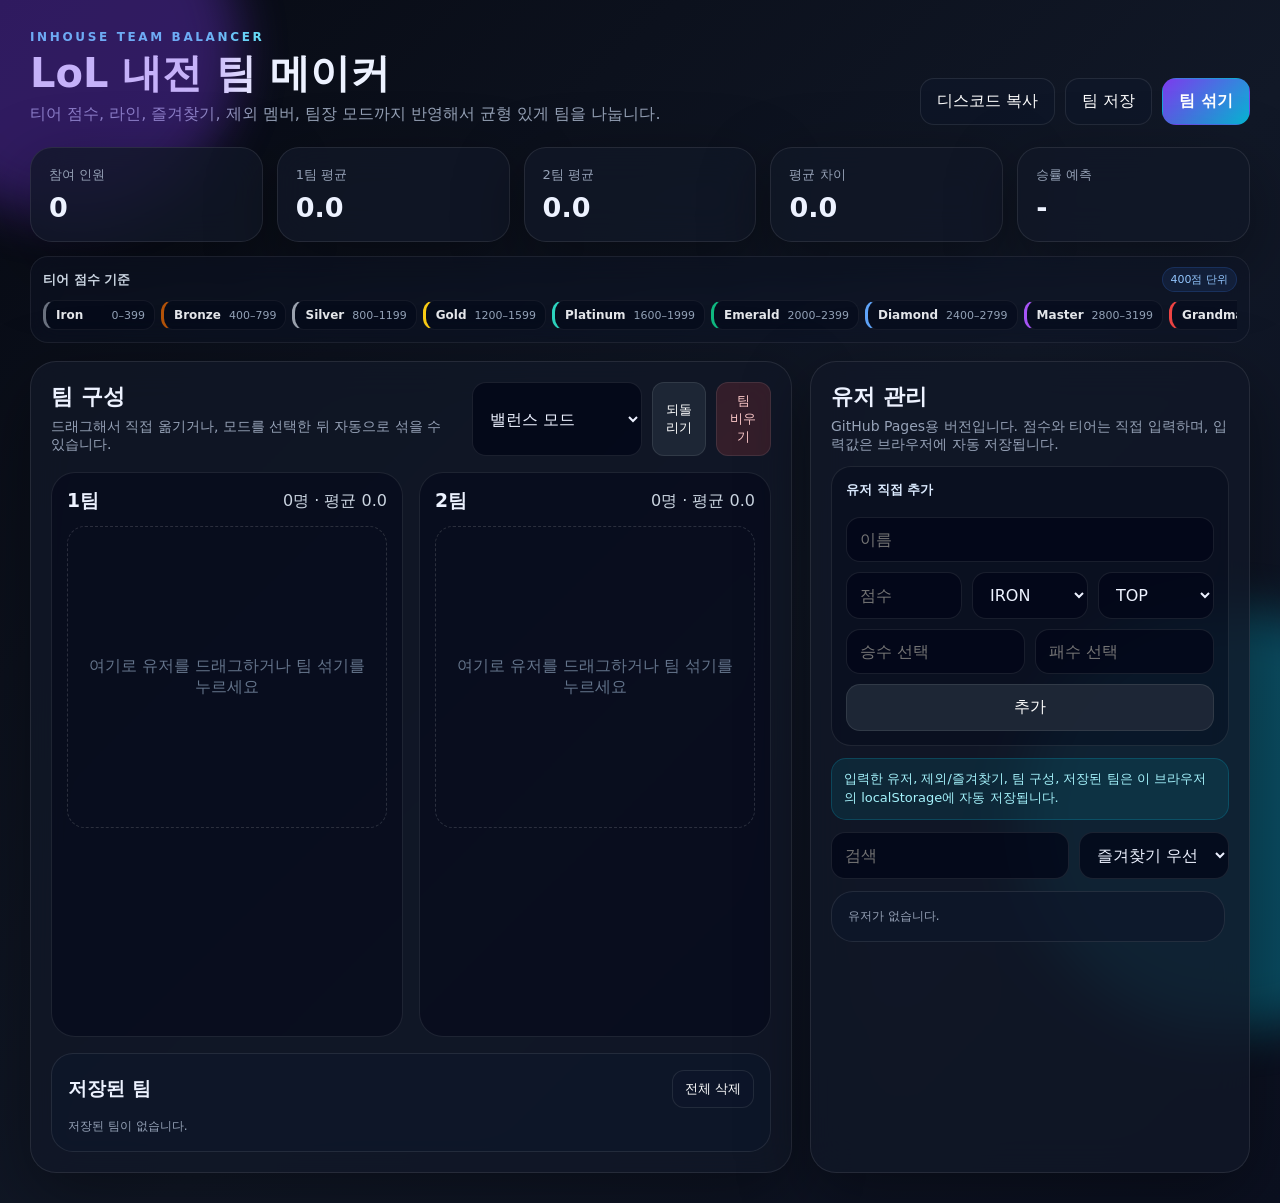
<file: index.html>
<!doctype html>
<html lang="ko">
<head>
  <meta charset="UTF-8" />
  <meta name="viewport" content="width=device-width, initial-scale=1.0" />
  <title>LoL 내전 팀 메이커</title>
  <link rel="stylesheet" href="./style.css" />
</head>
<body>
  <div class="bg-orb orb-a"></div><div class="bg-orb orb-b"></div>
  <div class="app-shell">
    <header class="hero">
      <div>
        <p class="eyebrow">INHOUSE TEAM BALANCER</p>
        <h1>LoL 내전 팀 메이커</h1>
        <p class="sub">티어 점수, 라인, 즐겨찾기, 제외 멤버, 팀장 모드까지 반영해서 균형 있게 팀을 나눕니다.</p>
      </div>
      <div class="hero-actions">
        <button id="copyBtn" class="btn ghost">디스코드 복사</button>
        <button id="savePresetBtn" class="btn ghost">팀 저장</button>
        <button id="shuffleBtn" class="btn primary">팀 섞기</button>
      </div>
    </header>

    <section class="stats-grid">
      <div class="stat"><span>참여 인원</span><b id="statSelected">0</b></div>
      <div class="stat"><span>1팀 평균</span><b id="statAvg1">0</b></div>
      <div class="stat"><span>2팀 평균</span><b id="statAvg2">0</b></div>
      <div class="stat"><span>평균 차이</span><b id="statDiff">0</b></div>
      <div class="stat"><span>승률 예측</span><b id="statPredict">-</b></div>
    </section>

    <section class="tier-guide">
      <div class="tier-guide-head">
        <div>
          <p class="eyebrow small">SCORE GUIDE</p>
          <h3>티어 점수 기준</h3>
        </div>
        <span>400점 단위</span>
      </div>
    
      <div class="tier-chips">
        <div class="tier-chip iron"><b>Iron</b><span>0–399</span></div>
        <div class="tier-chip bronze"><b>Bronze</b><span>400–799</span></div>
        <div class="tier-chip silver"><b>Silver</b><span>800–1199</span></div>
        <div class="tier-chip gold"><b>Gold</b><span>1200–1599</span></div>
        <div class="tier-chip platinum"><b>Platinum</b><span>1600–1999</span></div>
        <div class="tier-chip emerald"><b>Emerald</b><span>2000–2399</span></div>
        <div class="tier-chip diamond"><b>Diamond</b><span>2400–2799</span></div>
        <div class="tier-chip master"><b>Master</b><span>2800–3199</span></div>
        <div class="tier-chip grandmaster"><b>Grandmaster</b><span>3200–3599</span></div>
        <div class="tier-chip challenger"><b>Challenger</b><span>3600+</span></div>
      </div>
    </section>

    <main class="layout">
      <section class="team-area panel">
        <div class="section-head">
          <div>
            <h2>팀 구성</h2>
            <p>드래그해서 직접 옮기거나, 모드를 선택한 뒤 자동으로 섞을 수 있습니다.</p>
          </div>
          <div class="inline-controls">
            <select id="balanceMode">
              <option value="balanced">밸런스 모드</option>
              <option value="line">라인 우선 모드</option>
              <option value="random">랜덤 모드</option>
              <option value="captain">팀장 모드</option>
            </select>
            <button id="undoBtn" class="btn small">되돌리기</button>
            <button id="clearTeamsBtn" class="btn small danger">팀 비우기</button>
          </div>
        </div>

        <div id="captainBox" class="captain-box hidden">
          <div>
            <label>1팀 팀장</label>
            <select id="captain1"></select>
          </div>
          <div>
            <label>2팀 팀장</label>
            <select id="captain2"></select>
          </div>
          <p>팀장 2명은 각 팀에 고정하고 나머지 인원을 균형 있게 배치합니다.</p>
        </div>

        <div class="teams-grid">
          <div class="team-card dropzone" data-team="1">
            <div class="team-title"><h3>1팀</h3><span id="team1Meta">0명</span></div>
            <div id="team1" class="team-list"></div>
          </div>
          <div class="team-card dropzone" data-team="2">
            <div class="team-title"><h3>2팀</h3><span id="team2Meta">0명</span></div>
            <div id="team2" class="team-list"></div>
          </div>
        </div>

        <div class="saved panel-lite">
          <div class="saved-head"><h3>저장된 팀</h3><button id="clearSavedBtn" class="btn small ghost">전체 삭제</button></div>
          <div id="savedList" class="saved-list"></div>
        </div>
      </section>

      <aside class="players-area panel">
        <div class="section-head compact">
          <div><h2>유저 관리</h2><p>GitHub Pages용 버전입니다. 점수와 티어는 직접 입력하며, 입력값은 브라우저에 자동 저장됩니다.</p></div>
        </div>

        <div class="form-card">
          <label>유저 직접 추가</label>
          <input id="manualName" placeholder="이름" />
          <div class="input-row three">
            <input id="manualScore" type="number" placeholder="점수" />
            <select id="manualTier"><option>IRON</option><option>BRONZE</option><option>SILVER</option><option>GOLD</option><option>PLATINUM</option><option>EMERALD</option><option>DIAMOND</option><option>MASTER</option><option>GRANDMASTER</option><option>CHALLENGER</option><option>UNRANKED</option></select>
            <select id="manualLine"><option>TOP</option><option>JG</option><option>MID</option><option>ADC</option><option>SUP</option><option>ALL</option></select>
          </div>
          <div class="input-row two-one">
            <input id="manualWins" type="number" placeholder="승수 선택" />
            <input id="manualLosses" type="number" placeholder="패수 선택" />
          </div>
          <button id="addManualBtn" class="btn full">추가</button>
        </div>

        <div class="storage-note">입력한 유저, 제외/즐겨찾기, 팀 구성, 저장된 팀은 이 브라우저의 localStorage에 자동 저장됩니다.</div>

        <div class="toolbar">
          <input id="search" placeholder="검색" />
          <select id="sortMode">
            <option value="fav">즐겨찾기 우선</option>
            <option value="score-desc">점수 높은순</option>
            <option value="score-asc">점수 낮은순</option>
            <option value="tier-desc">티어 높은순</option>
            <option value="tier-asc">티어 낮은순</option>
            <option value="name">이름순</option>
          </select>
        </div>

        <div id="playerList" class="player-list"></div>
      </aside>
    </main>
  </div>
  <div id="toast" class="toast"></div>
  <script src="./app.js"></script>
</body>
</html>
</file>
<file: style.css>
:root{--bg:#090d18;--panel:rgba(17,24,39,.78);--panel2:rgba(15,23,42,.72);--line:rgba(255,255,255,.09);--text:#edf2ff;--muted:#96a2b7;--accent:#7c3aed;--accent2:#06b6d4;--danger:#ef4444;--good:#22c55e;--warn:#f59e0b;--shadow:0 22px 70px rgba(0,0,0,.38)}
*{box-sizing:border-box} body{margin:0;background:linear-gradient(135deg,#070a13 0%,#111827 55%,#0b1020 100%);color:var(--text);font-family:Inter,Pretendard,system-ui,-apple-system,BlinkMacSystemFont,"Segoe UI",sans-serif;min-height:100vh}button,input,select{font:inherit}button{border:0}input,select{width:100%;border:1px solid var(--line);border-radius:14px;background:rgba(2,6,23,.74);color:var(--text);padding:12px 13px;outline:none}input:focus,select:focus{border-color:rgba(124,58,237,.85);box-shadow:0 0 0 4px rgba(124,58,237,.13)}.bg-orb{position:fixed;border-radius:999px;filter:blur(24px);opacity:.35;pointer-events:none}.orb-a{width:340px;height:340px;background:#7c3aed;top:-120px;left:-100px}.orb-b{width:420px;height:420px;background:#06b6d4;right:-160px;bottom:-130px}.app-shell{max-width:1540px;margin:0 auto;padding:30px}.hero{display:flex;justify-content:space-between;gap:22px;align-items:flex-end;margin-bottom:22px}.eyebrow{margin:0 0 8px;color:#67e8f9;font-weight:800;font-size:12px;letter-spacing:.22em}.hero h1{font-size:40px;line-height:1.05;margin:0}.sub{margin:10px 0 0;color:var(--muted)}.hero-actions,.inline-controls,.input-row,.toolbar,.saved-head{display:flex;gap:10px}.btn{border-radius:14px;padding:12px 16px;color:white;background:rgba(31,41,55,.95);border:1px solid var(--line);cursor:pointer;transition:.16s}.btn:hover{transform:translateY(-1px);background:rgba(55,65,81,.95)}.btn.primary{background:linear-gradient(135deg,var(--accent),var(--accent2));font-weight:900;border-color:transparent}.btn.ghost{background:rgba(15,23,42,.58)}.btn.small{padding:9px 12px;border-radius:12px;font-size:13px}.btn.danger{background:rgba(239,68,68,.16);color:#fecaca}.btn.full{width:100%;justify-content:center}.stats-grid{display:grid;grid-template-columns:repeat(5,1fr);gap:14px;margin-bottom:18px}.stat{padding:18px;border-radius:22px;background:var(--panel);border:1px solid var(--line);box-shadow:var(--shadow);backdrop-filter:blur(18px)}.stat span{display:block;color:var(--muted);font-size:13px;margin-bottom:8px}.stat b{font-size:27px}.layout{display:grid;grid-template-columns:minmax(0,1fr) 440px;gap:18px}.panel{background:var(--panel);border:1px solid var(--line);border-radius:26px;padding:20px;box-shadow:var(--shadow);backdrop-filter:blur(18px)}.panel-lite{background:var(--panel2);border:1px solid var(--line);border-radius:22px;padding:16px}.section-head{display:flex;justify-content:space-between;align-items:flex-start;gap:14px;margin-bottom:16px}.section-head h2{margin:0;font-size:22px}.section-head p{margin:6px 0 0;color:var(--muted);font-size:14px}.compact{margin-bottom:12px}.teams-grid{display:grid;grid-template-columns:1fr 1fr;gap:16px}.team-card{min-height:565px;background:rgba(2,6,23,.45);border:1px solid var(--line);border-radius:24px;padding:15px}.team-card.drag-over{outline:2px solid rgba(6,182,212,.8)}.team-title{display:flex;align-items:center;justify-content:space-between;margin-bottom:12px}.team-title h3{margin:0}.team-title span{color:#cbd5e1}.team-list{display:flex;flex-direction:column;gap:10px;min-height:485px}.team-list:empty:before{content:'여기로 유저를 드래그하거나 팀 섞기를 누르세요';height:260px;border:1px dashed rgba(255,255,255,.14);border-radius:18px;color:#64748b;display:grid;place-items:center;text-align:center;padding:20px}.captain-box{display:grid;grid-template-columns:1fr 1fr;gap:12px;margin-bottom:14px;padding:14px;border-radius:18px;background:rgba(124,58,237,.12);border:1px solid rgba(124,58,237,.24)}.captain-box p{grid-column:1/-1;margin:0;color:#c4b5fd;font-size:13px}.captain-box label,.form-card label{display:block;margin-bottom:8px;color:#dbeafe;font-size:13px;font-weight:800}.hidden{display:none!important}.form-card{background:rgba(2,6,23,.36);border:1px solid var(--line);border-radius:20px;padding:14px;margin-bottom:12px;display:grid;gap:10px}.two-one{grid-template-columns:1fr 100px}.three{grid-template-columns:90px 1fr 90px}.toolbar{margin:12px 0}.toolbar select{max-width:150px}.player-list{display:flex;flex-direction:column;gap:10px;max-height:760px;overflow:auto;padding-right:4px}.player-card{background:linear-gradient(180deg,rgba(30,41,59,.92),rgba(15,23,42,.9));border:1px solid var(--line);border-radius:18px;padding:13px;display:grid;gap:10px}.player-card.dragging{opacity:.45}.player-card.excluded{opacity:.48;filter:grayscale(.35)}.player-main{display:flex;justify-content:space-between;gap:10px;align-items:center}.player-name{font-weight:900;word-break:break-all}.mini{font-size:12px;color:var(--muted)}.badges{display:flex;flex-wrap:wrap;gap:6px}.badge{font-size:12px;border-radius:999px;padding:5px 8px;background:rgba(124,58,237,.18);color:#ddd6fe}.badge.line{background:rgba(6,182,212,.16);color:#a5f3fc}.badge.good{background:rgba(34,197,94,.14);color:#bbf7d0}.badge.warn{background:rgba(245,158,11,.14);color:#fde68a}.edit-grid{display:grid;grid-template-columns:1fr 80px 80px;gap:7px}.edit-grid input,.edit-grid select{padding:9px 10px;border-radius:11px}.card-actions{display:flex;gap:7px;flex-wrap:wrap}.card-actions .btn{padding:7px 9px;border-radius:10px;font-size:12px}.saved{margin-top:16px}.saved-head{align-items:center;justify-content:space-between;margin-bottom:10px}.saved h3{margin:0}.saved-list{display:grid;gap:8px}.saved-item{display:flex;align-items:center;justify-content:space-between;gap:10px;background:rgba(30,41,59,.7);border:1px solid var(--line);border-radius:15px;padding:10px}.toast{position:fixed;right:24px;bottom:24px;padding:13px 16px;border-radius:16px;background:rgba(15,23,42,.95);border:1px solid var(--line);color:white;box-shadow:var(--shadow);opacity:0;transform:translateY(10px);pointer-events:none;transition:.2s}.toast.show{opacity:1;transform:translateY(0)}@media(max-width:1180px){.layout{grid-template-columns:1fr}.stats-grid{grid-template-columns:repeat(2,1fr)}.hero{flex-direction:column;align-items:flex-start}.hero-actions{flex-wrap:wrap}}@media(max-width:720px){.app-shell{padding:18px}.teams-grid,.captain-box{grid-template-columns:1fr}.stats-grid{grid-template-columns:1fr}.section-head{flex-direction:column}.inline-controls,.hero-actions,.toolbar,.input-row{width:100%;flex-direction:column}.three,.two-one{grid-template-columns:1fr}.layout{gap:14px}.hero h1{font-size:32px}}


.storage-note{margin:10px 0 12px;padding:11px 12px;border-radius:15px;background:rgba(6,182,212,.10);border:1px solid rgba(6,182,212,.22);color:#a5f3fc;font-size:13px;line-height:1.45}
.edit-grid{grid-template-columns:1fr 76px 110px 78px 65px 65px}
@media(max-width:720px){.edit-grid{grid-template-columns:1fr 1fr}.edit-grid input:first-child{grid-column:1/-1}}

.eyebrow.small{
  display:none;
}

.tier-guide{
  margin:-4px 0 18px;
  padding:10px 12px;
  border-radius:18px;
  background:rgba(15,23,42,.42);
  border:1px solid rgba(255,255,255,.07);
  backdrop-filter:blur(14px);
}

.tier-guide-head{
  display:flex;
  align-items:center;
  justify-content:space-between;
  margin-bottom:8px;
}

.tier-guide-head h3{
  margin:0;
  font-size:13px;
  color:#cbd5e1;
  font-weight:800;
}

.tier-guide-head span{
  font-size:11px;
  color:#93c5fd;
  padding:4px 8px;
  border-radius:999px;
  background:rgba(59,130,246,.10);
  border:1px solid rgba(59,130,246,.18);
}

.tier-chips{
  display:flex;
  gap:6px;
  overflow-x:auto;
  padding-bottom:2px;
}

.tier-chip{
  flex:0 0 auto;
  min-width:112px;
  padding:7px 9px 7px 10px;
  border-radius:12px;
  background:rgba(2,6,23,.38);
  border:1px solid rgba(255,255,255,.06);
  border-left:3px solid var(--tier-color);
  display:flex;
  align-items:center;
  justify-content:space-between;
  gap:8px;
}

.tier-chip b{
  font-size:12px;
  color:#e5e7eb;
}

.tier-chip span{
  font-size:11px;
  color:#94a3b8;
  white-space:nowrap;
}

.iron{--tier-color:#6b7280}
.bronze{--tier-color:#b45309}
.silver{--tier-color:#9ca3af}
.gold{--tier-color:#facc15}
.platinum{--tier-color:#2dd4bf}
.emerald{--tier-color:#10b981}
.diamond{--tier-color:#60a5fa}
.master{--tier-color:#a855f7}
.grandmaster{--tier-color:#ef4444}
.challenger{--tier-color:#f97316}

@media(max-width:720px){
  .tier-guide{
    padding:10px;
  }

  .tier-guide-head{
    align-items:flex-start;
    gap:8px;
  }

  .tier-chip{
    min-width:118px;
  }
}
</file>
